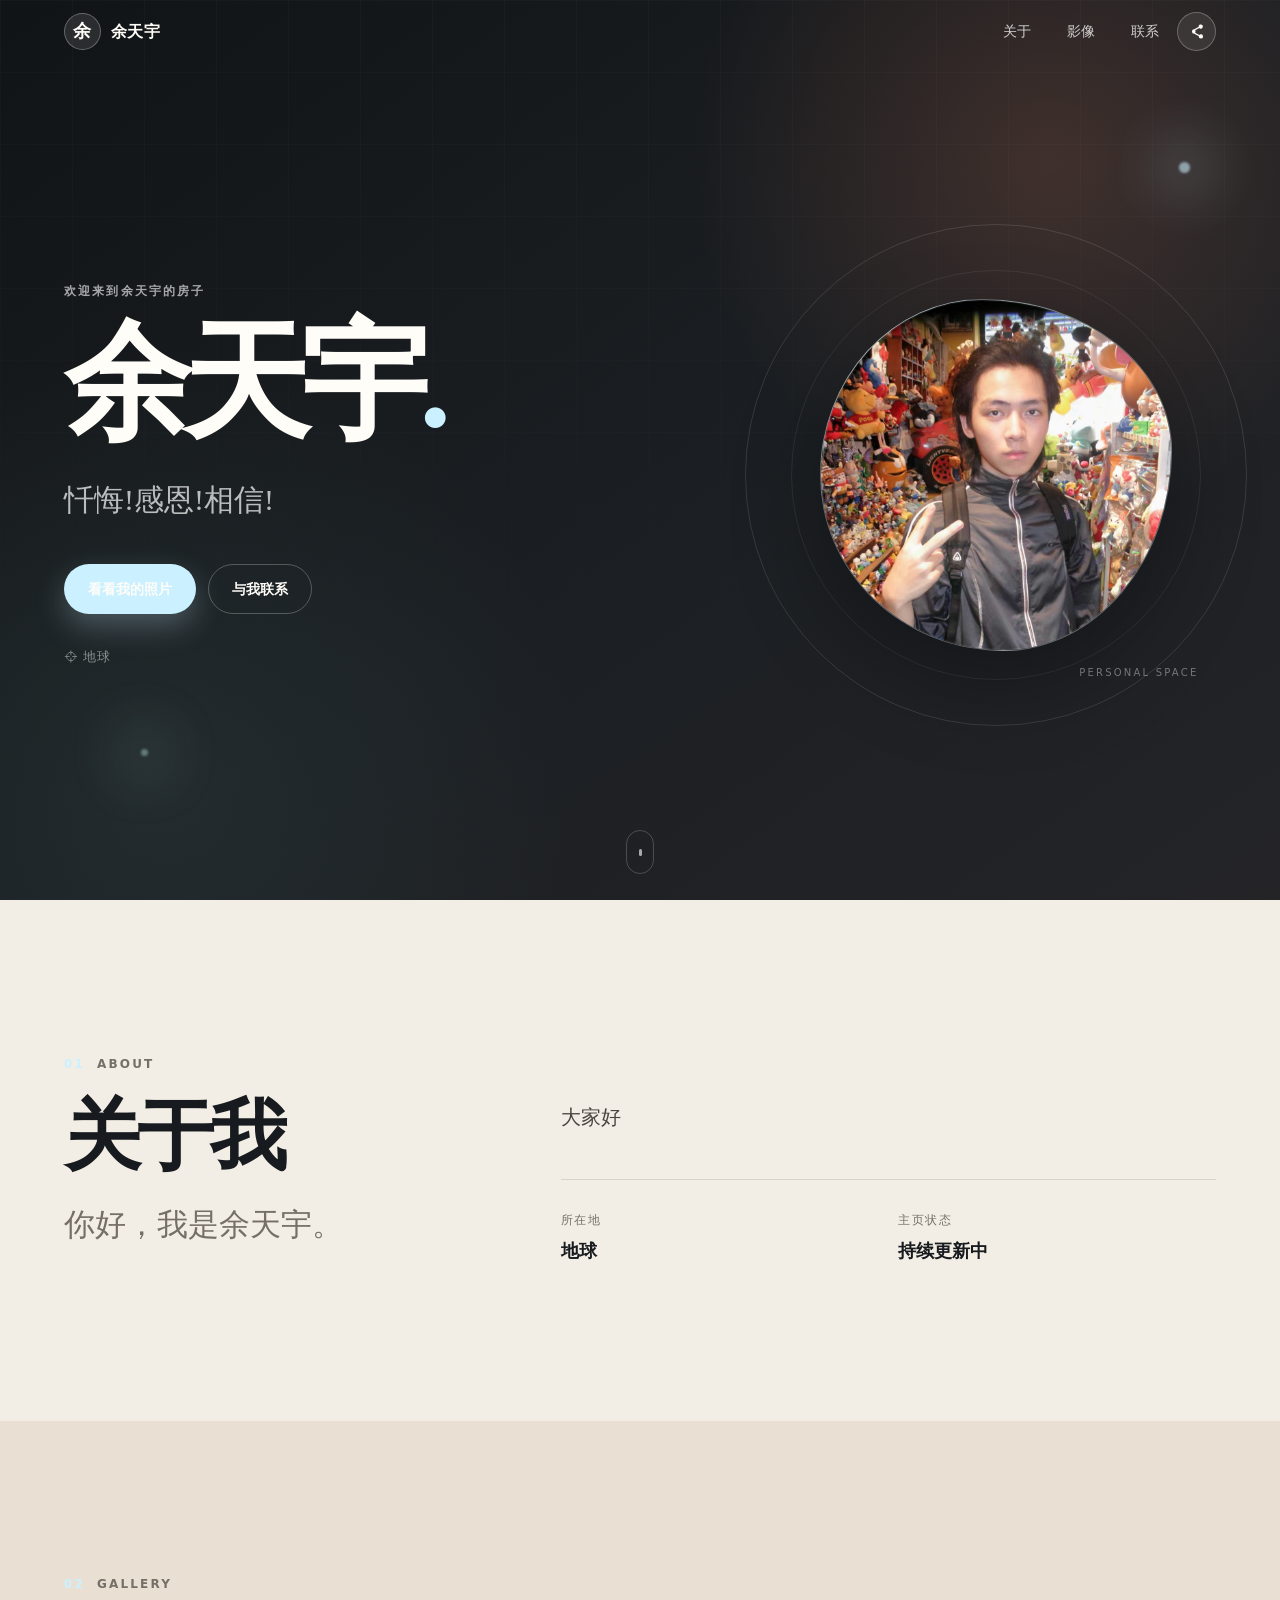
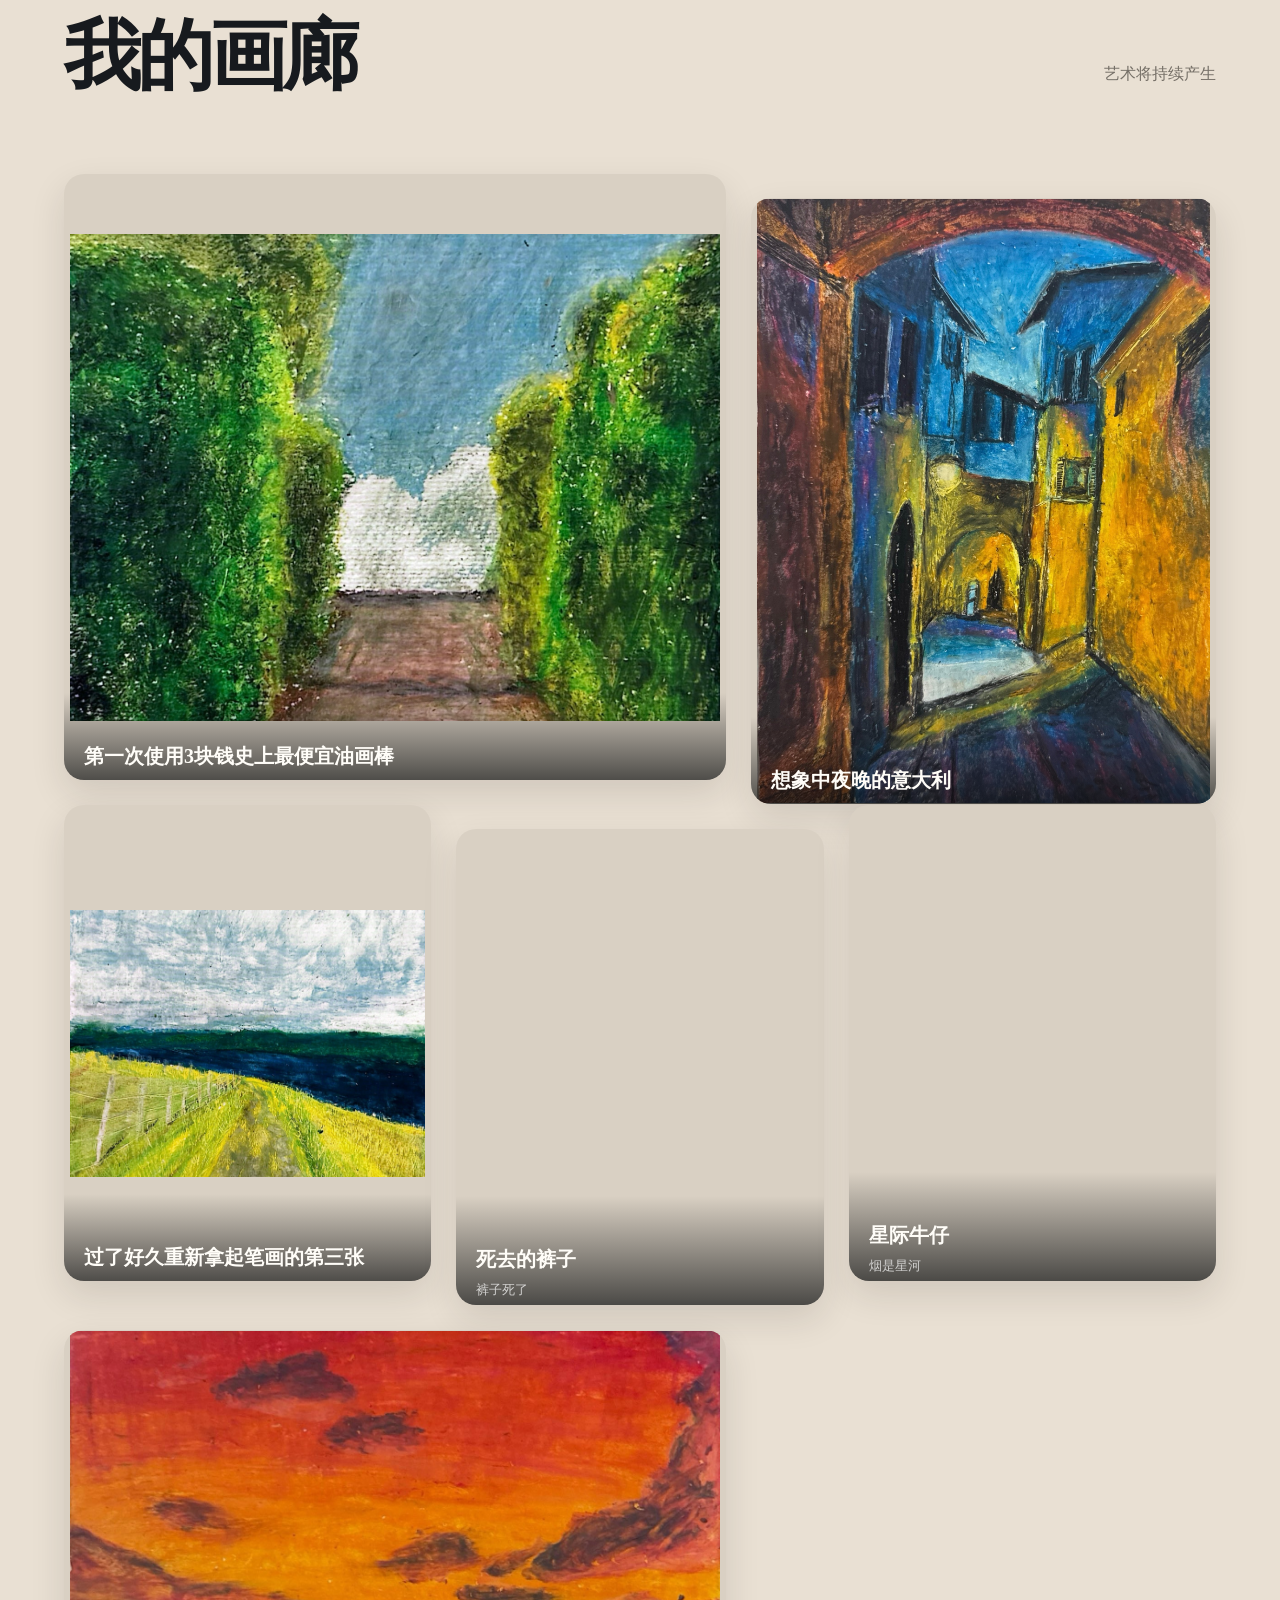
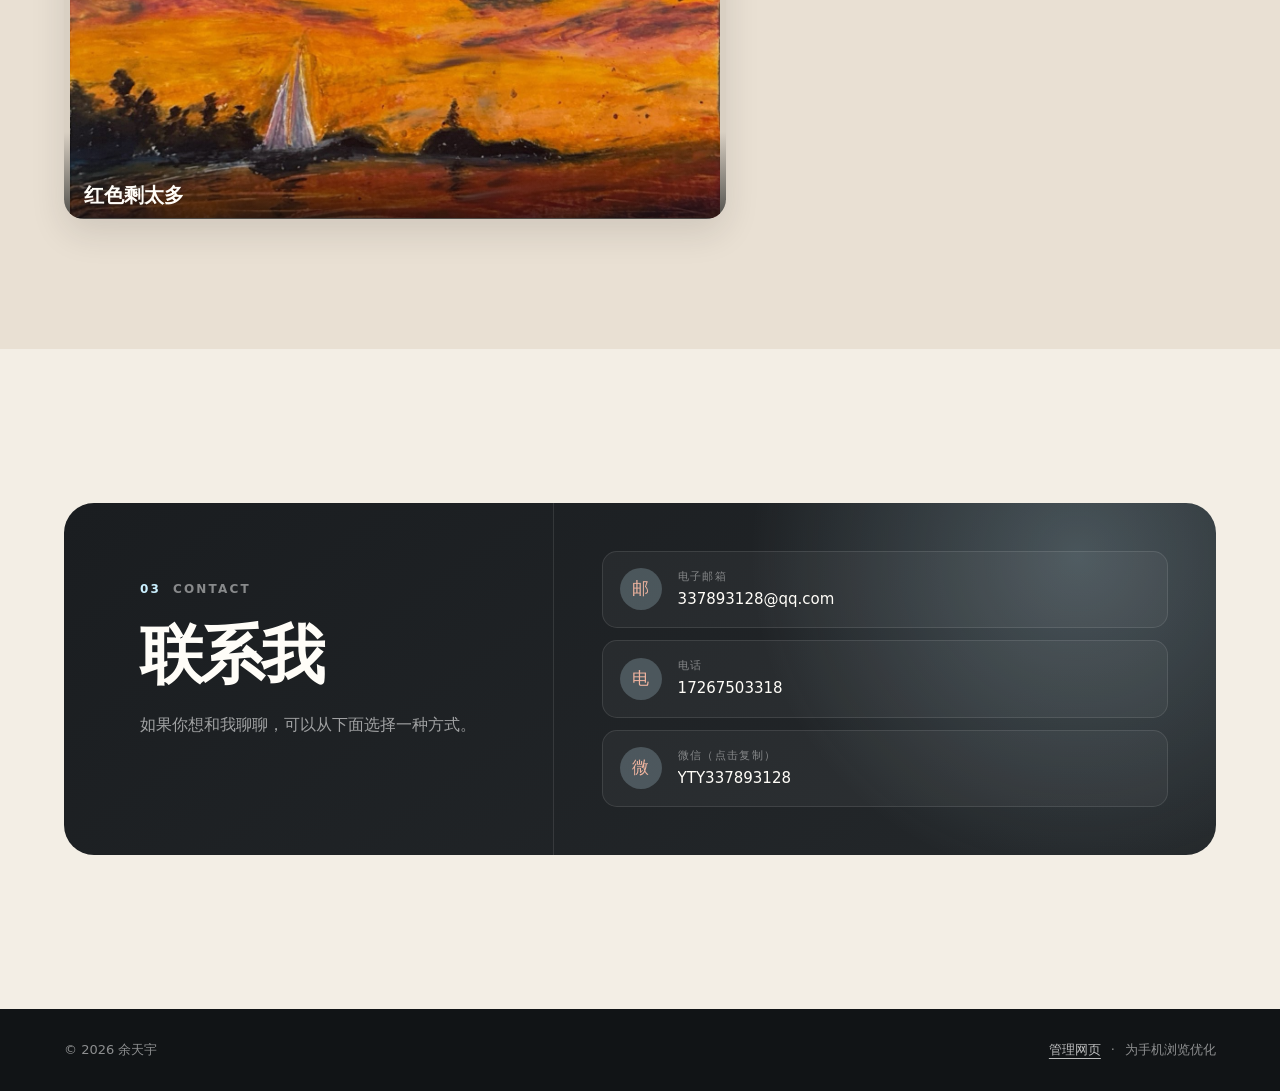
<file: index.html>
<!doctype html>
<html lang="zh-CN">
<head>
  <meta charset="utf-8">
  <meta name="viewport" content="width=device-width, initial-scale=1, viewport-fit=cover">
  <meta name="theme-color" content="#171a1e">
  <meta name="description" id="metaDescription" content="余天宇的个人主页，记录生活、兴趣与重要时刻。">
  <meta property="og:title" content="余天宇的个人主页">
  <meta property="og:description" content="记录生活里值得记住的瞬间。">
  <meta property="og:type" content="website">
  <title>余天宇｜个人主页</title>
  <link rel="canonical" href="./">
  <link rel="manifest" href="./manifest.webmanifest">
  <link rel="icon" href="./assets/icons/icon.svg" type="image/svg+xml">
  <link rel="apple-touch-icon" href="./assets/icons/icon.svg" type="image/svg+xml">
  <link rel="stylesheet" href="./css/styles.css">
  <script src="./js/site.js" defer></script>
</head>
<body>
  <a class="skip-link" href="#main">跳到主要内容</a>

  <header class="topbar" id="topbar">
    <div class="topbar-inner">
      <a class="brand" href="#top" aria-label="返回首页">
        <span class="brand-mark" id="brandMark">余</span>
        <span class="brand-name" id="brandName">余天宇</span>
      </a>
      <nav class="main-nav" aria-label="主导航">
        <a href="#about">关于</a>
        <a href="#gallery">影像</a>
        <a href="#contact">联系</a>
      </nav>
      <button class="share-button" id="shareButton" type="button" aria-label="分享个人主页">
        <svg viewBox="0 0 24 24" aria-hidden="true"><path d="M18 8a3 3 0 1 0-2.83-4H15a3 3 0 0 0 .24 1.17L8.91 8.65a3 3 0 1 0 0 6.7l6.33 3.48A3 3 0 1 0 18 16a3 3 0 0 0-2.12.88l-5.74-3.16a3.04 3.04 0 0 0 0-3.44l5.74-3.16A3 3 0 0 0 18 8Z"/></svg>
      </button>
    </div>
  </header>

  <main id="main">
    <section class="hero" id="top">
      <div class="hero-glow hero-glow-one" aria-hidden="true"></div>
      <div class="hero-glow hero-glow-two" aria-hidden="true"></div>
      <div class="hero-inner">
        <div class="hero-copy">
          <p class="eyebrow" id="heroRole">欢迎来到我的个人空间</p>
          <h1>
            <span id="heroName">余天宇</span><span class="title-dot" aria-hidden="true">.</span>
          </h1>
          <p class="hero-tagline" id="heroTagline">把生活里值得记住的瞬间，好好放在这里。</p>
          <div class="hero-actions">
            <a class="button button-primary" href="#gallery">看看我的照片</a>
            <a class="button button-ghost" id="heroContact" href="#contact">与我联系</a>
          </div>
          <p class="hero-location" id="heroLocation"><span aria-hidden="true">⌖</span> 中国</p>
        </div>

        <div class="portrait-stage" aria-hidden="true">
          <div class="portrait-ring"></div>
          <div class="portrait" id="portrait">
            <img id="avatarImage" alt="" hidden>
            <span class="avatar-fallback" id="avatarFallback">余</span>
          </div>
          <span class="stage-note">PERSONAL SPACE</span>
        </div>
      </div>
      <a class="scroll-cue" href="#about" aria-label="向下浏览"><span></span></a>
    </section>

    <section class="section about-section reveal" id="about">
      <div class="section-inner">
        <div class="section-kicker"><span>01</span> ABOUT</div>
        <div class="about-grid">
          <div>
            <h2 id="aboutTitle">关于我</h2>
            <p class="section-lead" id="aboutLead">你好，我是余天宇。</p>
          </div>
          <div class="about-copy">
            <p id="bioText">这里记录我的生活、兴趣与重要时刻。</p>
            <div class="about-meta">
              <div><span>所在地</span><strong id="aboutLocation">中国</strong></div>
              <div><span>主页状态</span><strong>持续更新中</strong></div>
            </div>
          </div>
        </div>
      </div>
    </section>

    <section class="section gallery-section reveal" id="gallery">
      <div class="section-inner">
        <div class="section-heading">
          <div>
            <div class="section-kicker"><span>02</span> GALLERY</div>
            <h2 id="galleryTitle">我的影像</h2>
          </div>
          <p id="galleryIntro">照片会陆续更新，记录那些值得留住的画面。</p>
        </div>
        <div class="gallery-grid" id="galleryGrid" aria-live="polite"></div>
        <div class="gallery-empty" id="galleryEmpty" hidden>
          <div class="empty-art" aria-hidden="true">
            <span></span><span></span><span></span>
          </div>
          <h3>照片正在整理中</h3>
          <p>这里以后会放上生活、旅行和重要时刻的照片。</p>
        </div>
      </div>
    </section>

    <section class="section contact-section reveal" id="contact">
      <div class="section-inner">
        <div class="contact-shell">
          <div class="contact-heading">
            <div class="section-kicker section-kicker-light"><span>03</span> CONTACT</div>
            <h2 id="contactTitle">联系我</h2>
            <p>如果你想和我聊聊，可以从下面选择一种方式。</p>
          </div>
          <div class="contact-list" id="contactList"></div>
        </div>
      </div>
    </section>
  </main>

  <footer class="footer">
    <div class="footer-inner">
      <p>© <span id="currentYear">2026</span> <span id="footerName">余天宇</span></p>
      <div class="footer-actions">
        <a href="./admin.html">管理网页</a>
        <span aria-hidden="true">·</span>
        <span>为手机浏览优化</span>
      </div>
    </div>
  </footer>

  <dialog class="lightbox" id="lightbox">
    <button class="lightbox-close" id="lightboxClose" type="button" aria-label="关闭大图">×</button>
    <button class="lightbox-nav lightbox-prev" id="lightboxPrev" type="button" aria-label="上一张">‹</button>
    <figure>
      <img id="lightboxImage" alt="">
      <figcaption id="lightboxCaption"></figcaption>
    </figure>
    <button class="lightbox-nav lightbox-next" id="lightboxNext" type="button" aria-label="下一张">›</button>
  </dialog>

  <div class="toast" id="toast" role="status" aria-live="polite" hidden></div>
</body>
</html>
</file>
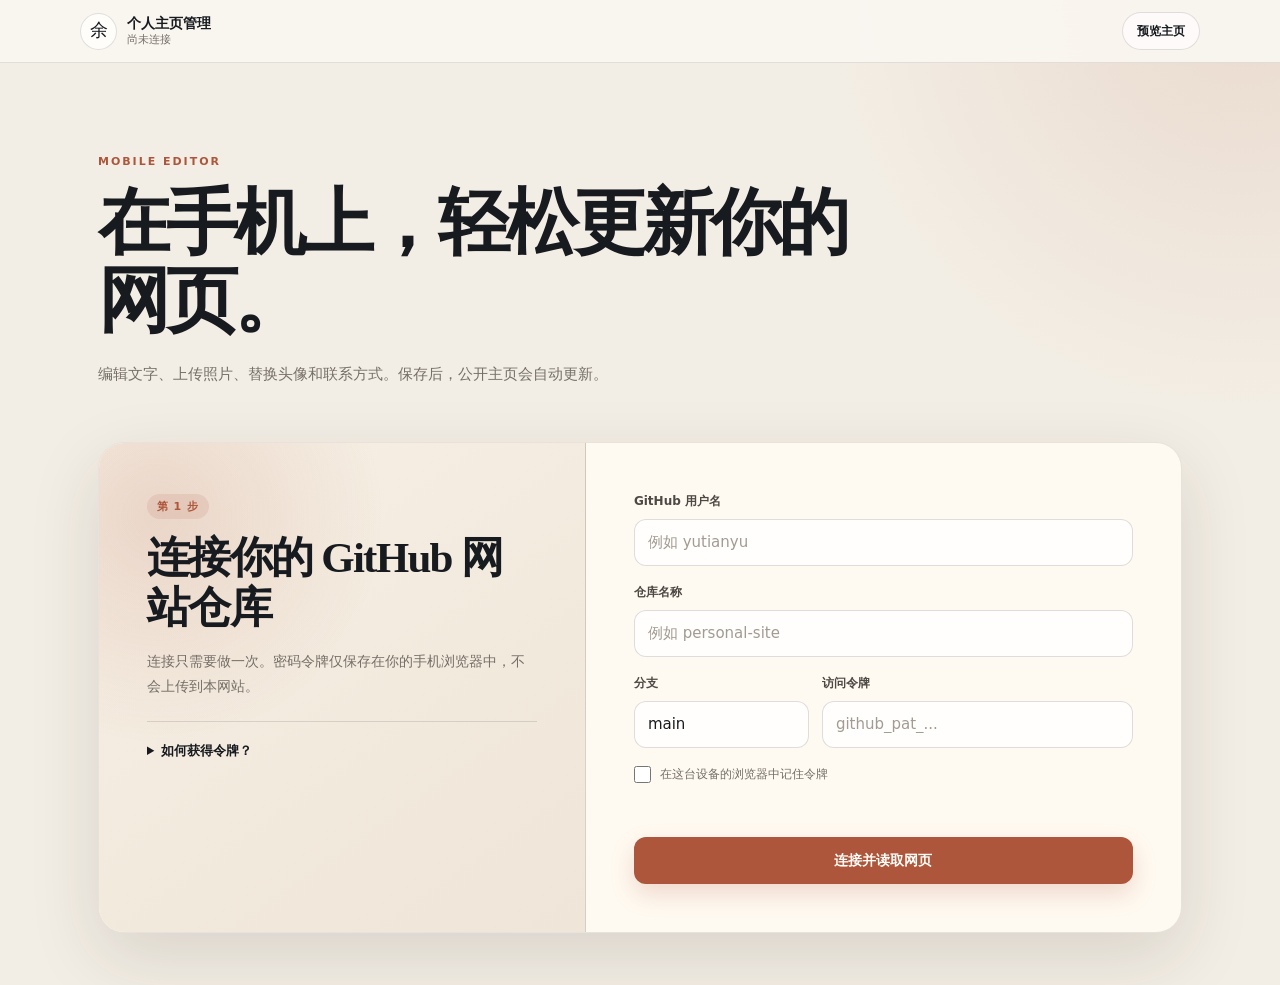
<file: admin.html>
<!doctype html>
<html lang="zh-CN">
<head>
  <meta charset="utf-8">
  <meta name="viewport" content="width=device-width, initial-scale=1, viewport-fit=cover">
  <meta name="theme-color" content="#171a1e">
  <meta name="robots" content="noindex,nofollow">
  <title>管理个人主页</title>
  <link rel="icon" href="./assets/icons/icon.svg" type="image/svg+xml">
  <link rel="stylesheet" href="./css/styles.css?v=3">
  <link rel="stylesheet" href="./css/admin.css?v=3">
  <script src="./js/github-store.js?v=3" defer></script>
  <script src="./js/admin.js?v=3" defer></script>
</head>
<body class="admin-body">
  <header class="admin-topbar">
    <div class="admin-topbar-inner">
      <a class="admin-brand" href="./index.html">
        <span class="brand-mark" id="adminBrandMark">余</span>
        <span>
          <strong>个人主页管理</strong>
          <small id="adminRepoLabel">尚未连接</small>
        </span>
      </a>
      <div class="admin-top-actions">
        <a class="admin-link-button" href="./index.html" target="_blank" rel="noopener">预览主页</a>
        <button class="admin-icon-button" id="topDisconnectButton" type="button" aria-label="断开连接" hidden>退出</button>
      </div>
    </div>
  </header>

  <main class="admin-main">
    <section class="admin-welcome">
      <p class="admin-kicker">MOBILE EDITOR</p>
      <h1>在手机上，轻松更新你的网页。</h1>
      <p>编辑文字、上传照片、替换头像和联系方式。保存后，公开主页会自动更新。</p>
    </section>

    <section class="connection-card" id="connectionPanel">
      <div class="connection-copy">
        <span class="step-badge">第 1 步</span>
        <h2>连接你的 GitHub 网站仓库</h2>
        <p>连接只需要做一次。密码令牌仅保存在你的手机浏览器中，不会上传到本网站。</p>
        <details class="help-details">
          <summary>如何获得令牌？</summary>
          <ol>
            <li>登录 GitHub，打开 <strong>Settings → Developer settings → Personal access tokens → Fine-grained tokens</strong>。</li>
            <li>创建一个只允许访问个人网站仓库的令牌。</li>
            <li>仓库权限只开启 <strong>Contents: Read and write</strong>。</li>
            <li>复制令牌并粘贴到下方。令牌通常以 <code>github_pat_</code> 开头。</li>
          </ol>
        </details>
      </div>

      <form class="connection-form" id="connectionForm">
        <label class="field">
          <span>GitHub 用户名</span>
          <input id="ownerInput" name="owner" autocomplete="username" placeholder="例如 yutianyu" required>
        </label>
        <label class="field">
          <span>仓库名称</span>
          <input id="repoInput" name="repo" autocomplete="off" placeholder="例如 personal-site" required>
        </label>
        <div class="field-row">
          <label class="field">
            <span>分支</span>
            <input id="branchInput" name="branch" value="main" autocomplete="off" required>
          </label>
          <label class="field token-field">
            <span>访问令牌</span>
            <input id="tokenInput" name="token" type="password" autocomplete="off" placeholder="github_pat_..." required>
          </label>
        </div>
        <label class="check-field">
          <input id="rememberTokenInput" type="checkbox">
          <span>在这台设备的浏览器中记住令牌</span>
        </label>
        <div class="form-message" id="connectionMessage" role="status"></div>
        <button class="admin-primary-button" id="connectButton" type="submit">
          <span>连接并读取网页</span>
        </button>
      </form>
    </section>

    <section class="editor-shell" id="editorShell" hidden>
      <div class="editor-status-strip">
        <div>
          <span class="status-dot"></span>
          <strong id="connectionStatus">已连接</strong>
          <span id="lastSavedLabel">尚未修改</span>
        </div>
        <button class="text-button" id="refreshButton" type="button">重新读取</button>
      </div>

      <nav class="editor-tabs" aria-label="编辑栏目">
        <button class="editor-tab is-active" type="button" data-tab="basic">基本信息</button>
        <button class="editor-tab" type="button" data-tab="gallery">照片墙</button>
        <button class="editor-tab" type="button" data-tab="contact">联系方式</button>
        <button class="editor-tab" type="button" data-tab="settings">设置与备份</button>
      </nav>

      <form id="editorForm" novalidate>
        <section class="editor-panel is-active" data-panel="basic">
          <div class="panel-heading">
            <div><span class="step-badge">文字与头像</span><h2>基本信息</h2></div>
            <p>这些内容会出现在主页开头的欢迎区域。</p>
          </div>

          <div class="form-grid">
            <label class="field">
              <span>姓名</span>
              <input id="nameInput" autocomplete="name" maxlength="30" required>
            </label>
            <label class="field">
              <span>所在地</span>
              <input id="locationInput" maxlength="40" placeholder="例如 中国 · 上海">
            </label>
            <label class="field field-full">
              <span>欢迎语 / 身份</span>
              <input id="roleInput" maxlength="60" placeholder="例如 欢迎来到我的个人空间">
            </label>
            <label class="field field-full">
              <span>一句话介绍</span>
              <textarea id="taglineInput" rows="3" maxlength="180" placeholder="用一句话介绍自己"></textarea>
            </label>
            <label class="field field-full">
              <span>关于标题</span>
              <input id="aboutTitleInput" maxlength="30">
            </label>
            <label class="field field-full">
              <span>关于我</span>
              <textarea id="bioInput" rows="7" maxlength="1200" placeholder="写下你的经历、兴趣或近况"></textarea>
            </label>
            <label class="field">
              <span>照片栏标题</span>
              <input id="galleryTitleInput" maxlength="30">
            </label>
            <label class="field">
              <span>主题颜色</span>
              <span class="color-field"><input id="accentInput" type="color" value="#ad563b"><output id="accentOutput">#AD563B</output></span>
            </label>
            <label class="field field-full">
              <span>照片栏说明</span>
              <textarea id="galleryIntroInput" rows="3" maxlength="220"></textarea>
            </label>
          </div>

          <div class="avatar-editor">
            <div class="avatar-preview" id="avatarPreview">
              <img id="avatarPreviewImage" alt="头像预览" hidden>
              <span id="avatarPreviewFallback">余</span>
            </div>
            <div class="avatar-actions">
              <h3>主页头像 / 个人照片</h3>
              <p>建议使用正面照片。上传时会自动压缩，减少手机流量和网页加载时间。</p>
              <div class="button-row">
                <label class="admin-secondary-button file-button">
                  选择照片
                  <input id="avatarFileInput" type="file" accept="image/jpeg,image/png,image/webp">
                </label>
                <button class="admin-text-button danger-text" id="removeAvatarButton" type="button">移除头像</button>
              </div>
              <div class="upload-progress" id="avatarUploadProgress" hidden><span></span></div>
            </div>
          </div>
        </section>

        <section class="editor-panel" data-panel="gallery">
          <div class="panel-heading gallery-heading-action">
            <div><span class="step-badge">照片与说明</span><h2>照片墙</h2></div>
            <label class="admin-primary-button file-button">
              添加照片
              <input id="galleryFileInput" type="file" accept="image/jpeg,image/png,image/webp" multiple>
            </label>
          </div>
          <p class="panel-note">上传后可以修改标题、说明和照片比例。手机相册中的大图会自动压缩。</p>
          <div class="gallery-admin-list" id="galleryAdminList"></div>
          <div class="gallery-admin-empty" id="galleryAdminEmpty">
            <strong>还没有照片</strong>
            <span>点击右上角“添加照片”，从手机相册选择图片。</span>
          </div>
        </section>

        <section class="editor-panel" data-panel="contact">
          <div class="panel-heading">
            <div><span class="step-badge">让别人找到你</span><h2>联系方式</h2></div>
            <p>留空的内容不会显示在公开主页上。</p>
          </div>

          <div class="form-grid">
            <label class="field">
              <span>栏目标题</span>
              <input id="contactTitleInput" maxlength="30">
            </label>
            <label class="field">
              <span>电子邮箱</span>
              <input id="emailInput" type="email" autocomplete="email" placeholder="name@example.com">
            </label>
            <label class="field">
              <span>电话</span>
              <input id="phoneInput" type="tel" autocomplete="tel" placeholder="可选">
            </label>
            <label class="field">
              <span>微信</span>
              <input id="wechatInput" autocomplete="off" placeholder="点击后会复制微信号">
            </label>
            <label class="field">
              <span>其他链接名称</span>
              <input id="socialLabelInput" maxlength="30" placeholder="例如 小红书 / 微博 / 作品集">
            </label>
            <label class="field">
              <span>其他链接网址</span>
              <input id="socialUrlInput" type="url" inputmode="url" placeholder="https://...">
            </label>
          </div>
        </section>

        <section class="editor-panel" data-panel="settings">
          <div class="panel-heading">
            <div><span class="step-badge">数据安全</span><h2>设置与备份</h2></div>
            <p>建议在修改较多内容前导出一份备份。</p>
          </div>

          <div class="settings-list">
            <article class="setting-item">
              <div><h3>网站仓库</h3><p id="settingsRepoText">尚未连接</p></div>
              <button class="admin-secondary-button" id="changeRepoButton" type="button">更换</button>
            </article>
            <article class="setting-item">
              <div><h3>导出内容备份</h3><p>将文字和照片信息保存为 JSON 文件。</p></div>
              <button class="admin-secondary-button" id="exportButton" type="button">导出</button>
            </article>
            <article class="setting-item">
              <div><h3>导入内容备份</h3><p>从之前导出的 JSON 文件恢复信息。</p></div>
              <label class="admin-secondary-button file-button">
                选择文件
                <input id="importFileInput" type="file" accept="application/json,.json">
              </label>
            </article>
            <article class="setting-item">
              <div><h3>断开这台设备</h3><p>清除浏览器中保存的令牌和仓库信息。</p></div>
              <button class="admin-secondary-button danger-button" id="disconnectButton" type="button">断开</button>
            </article>
          </div>

          <div class="deploy-help">
            <h3>发布说明</h3>
            <p>保存后会提交到 GitHub。开启 GitHub Pages 后，通常 1–3 分钟即可在公开链接看到新内容。</p>
            <a href="https://docs.github.com/pages" target="_blank" rel="noopener">查看 GitHub Pages 帮助</a>
          </div>
        </section>
      </form>

      <div class="save-bar" id="saveBar">
        <div class="save-state">
          <span id="saveStateText">没有未保存的修改</span>
          <small id="saveStateDetail">图片上传后也会立即保存</small>
        </div>
        <button class="admin-primary-button save-button" id="saveButton" type="button" disabled>保存到网站</button>
      </div>
    </section>
  </main>

  <div class="admin-toast" id="adminToast" role="status" aria-live="polite" hidden></div>

  <template id="galleryItemTemplate">
    <article class="gallery-admin-item">
      <div class="gallery-admin-image">
        <img alt="">
        <span class="gallery-index"></span>
      </div>
      <div class="gallery-admin-fields">
        <label class="field">
          <span>照片标题</span>
          <input data-field="title" maxlength="60" placeholder="例如：夏天的海边">
        </label>
        <label class="field">
          <span>照片说明</span>
          <textarea data-field="caption" rows="2" maxlength="180" placeholder="可选"></textarea>
        </label>
        <label class="field">
          <span>照片比例</span>
          <select data-field="shape">
            <option value="auto">自动</option>
            <option value="landscape">横向</option>
            <option value="portrait">竖向</option>
            <option value="square">方形</option>
            <option value="wide">宽幅</option>
          </select>
        </label>
        <label class="field">
          <span>无障碍描述</span>
          <input data-field="alt" maxlength="100" placeholder="简短描述照片内容">
        </label>
        <div class="gallery-item-actions">
          <button type="button" data-action="up" aria-label="向上移动">↑ 上移</button>
          <button type="button" data-action="down" aria-label="向下移动">↓ 下移</button>
          <label class="replace-label">替换照片<input type="file" data-action="replace" accept="image/jpeg,image/png,image/webp"></label>
          <button type="button" data-action="delete" class="danger-text">删除</button>
        </div>
        <div class="item-upload-progress" hidden><span></span></div>
      </div>
    </article>
  </template>
</body>
</html>
</file>
<file: css/styles.css>
:root {
  --ink: #171a1e;
  --ink-soft: #2a2d31;
  --paper: #f3eee5;
  --paper-deep: #e9e0d3;
  --cream: #fffaf1;
  --muted: #756f67;
  --line: rgba(23, 26, 30, 0.13);
  --accent: #ad563b;
  --accent-rgb: 173, 86, 59;
  --white: #fffdf8;
  --shadow-soft: 0 24px 70px rgba(35, 28, 22, 0.13);
  --shadow-card: 0 14px 35px rgba(35, 28, 22, 0.12);
  --font-serif: "Songti SC", "Noto Serif SC", "STSong", "SimSun", Georgia, serif;
  --font-sans: "PingFang SC", "Microsoft YaHei", "Noto Sans SC", system-ui, -apple-system, BlinkMacSystemFont, "Segoe UI", sans-serif;
  --radius-lg: 30px;
  --radius-md: 20px;
  --radius-sm: 13px;
  --page-pad: clamp(20px, 5vw, 72px);
  color-scheme: light;
}

*,
*::before,
*::after {
  box-sizing: border-box;
}

html {
  scroll-behavior: smooth;
  scroll-padding-top: 84px;
}

body {
  margin: 0;
  min-width: 320px;
  background: var(--paper);
  color: var(--ink);
  font-family: var(--font-sans);
  font-size: 16px;
  line-height: 1.75;
  text-rendering: optimizeLegibility;
  -webkit-font-smoothing: antialiased;
}

body.lightbox-open {
  overflow: hidden;
}

img {
  display: block;
  max-width: 100%;
}

button,
input,
textarea,
select {
  font: inherit;
}

button,
a {
  -webkit-tap-highlight-color: transparent;
}

a {
  color: inherit;
}

::selection {
  background: rgba(var(--accent-rgb), 0.2);
}

:focus-visible {
  outline: 3px solid rgba(var(--accent-rgb), 0.45);
  outline-offset: 4px;
}

.skip-link {
  position: fixed;
  z-index: 1000;
  top: 10px;
  left: 10px;
  padding: 8px 14px;
  border-radius: 999px;
  background: var(--ink);
  color: var(--white);
  transform: translateY(-150%);
  transition: transform 180ms ease;
}

.skip-link:focus {
  transform: translateY(0);
}

.topbar {
  position: fixed;
  z-index: 100;
  top: 0;
  right: 0;
  left: 0;
  padding: max(12px, env(safe-area-inset-top)) var(--page-pad) 12px;
  transition: background 220ms ease, box-shadow 220ms ease, color 220ms ease;
}

.topbar.is-scrolled {
  background: rgba(243, 238, 229, 0.88);
  box-shadow: 0 1px 0 var(--line);
  -webkit-backdrop-filter: blur(18px);
  backdrop-filter: blur(18px);
}

.topbar-inner {
  display: flex;
  align-items: center;
  width: min(1240px, 100%);
  margin: 0 auto;
}

.brand {
  display: inline-flex;
  align-items: center;
  gap: 10px;
  color: var(--white);
  font-weight: 650;
  letter-spacing: 0.02em;
  text-decoration: none;
  transition: color 220ms ease;
}

.topbar.is-scrolled .brand {
  color: var(--ink);
}

.brand-mark {
  display: grid;
  width: 37px;
  height: 37px;
  place-items: center;
  border: 1px solid rgba(255, 255, 255, 0.28);
  border-radius: 50%;
  background: rgba(255, 255, 255, 0.1);
  font-family: var(--font-serif);
  font-size: 18px;
  transition: border-color 220ms ease, background 220ms ease;
}

.topbar.is-scrolled .brand-mark {
  border-color: var(--line);
  background: rgba(255, 255, 255, 0.55);
}

.brand-name {
  max-width: 42vw;
  overflow: hidden;
  text-overflow: ellipsis;
  white-space: nowrap;
}

.main-nav {
  display: flex;
  align-items: center;
  gap: clamp(14px, 3vw, 36px);
  margin-left: auto;
  color: rgba(255, 255, 255, 0.78);
  font-size: 14px;
  transition: color 220ms ease;
}

.topbar.is-scrolled .main-nav {
  color: var(--muted);
}

.main-nav a {
  position: relative;
  text-decoration: none;
}

.main-nav a::after {
  position: absolute;
  right: 0;
  bottom: -4px;
  left: 0;
  height: 1px;
  background: currentColor;
  content: "";
  transform: scaleX(0);
  transform-origin: right;
  transition: transform 180ms ease;
}

.main-nav a:hover::after,
.main-nav a:focus-visible::after {
  transform: scaleX(1);
  transform-origin: left;
}

.share-button {
  display: grid;
  width: 39px;
  height: 39px;
  margin-left: 18px;
  padding: 0;
  place-items: center;
  border: 1px solid rgba(255, 255, 255, 0.25);
  border-radius: 50%;
  background: rgba(255, 255, 255, 0.08);
  color: var(--white);
  cursor: pointer;
  transition: transform 180ms ease, background 220ms ease, color 220ms ease, border-color 220ms ease;
}

.share-button:hover {
  transform: translateY(-2px);
}

.share-button svg {
  width: 17px;
  fill: currentColor;
}

.topbar.is-scrolled .share-button {
  border-color: var(--line);
  background: rgba(255, 255, 255, 0.58);
  color: var(--ink);
}

.hero {
  position: relative;
  display: grid;
  min-height: 100svh;
  overflow: hidden;
  padding: 126px var(--page-pad) 76px;
  place-items: center;
  background:
    radial-gradient(circle at 82% 18%, rgba(184, 105, 77, 0.24), transparent 28%),
    radial-gradient(circle at 12% 86%, rgba(74, 105, 102, 0.18), transparent 31%),
    linear-gradient(145deg, #111416 0%, #1b1f23 54%, #242427 100%);
  color: var(--white);
}

.hero::after {
  position: absolute;
  inset: 0;
  background-image: linear-gradient(rgba(255,255,255,0.025) 1px, transparent 1px), linear-gradient(90deg, rgba(255,255,255,0.025) 1px, transparent 1px);
  background-size: 72px 72px;
  content: "";
  mask-image: linear-gradient(to bottom, black, transparent 88%);
  pointer-events: none;
}

.hero-inner {
  position: relative;
  z-index: 2;
  display: grid;
  align-items: center;
  width: min(1240px, 100%);
  grid-template-columns: minmax(0, 1.15fr) minmax(320px, 0.85fr);
  gap: clamp(40px, 7vw, 110px);
}

.hero-copy {
  max-width: 740px;
}

.eyebrow,
.section-kicker {
  margin: 0 0 20px;
  color: rgba(255, 255, 255, 0.62);
  font-size: 12px;
  font-weight: 700;
  letter-spacing: 0.18em;
  text-transform: uppercase;
}

.hero h1 {
  margin: 0;
  font-family: var(--font-serif);
  font-size: clamp(62px, 10vw, 142px);
  font-weight: 600;
  letter-spacing: -0.075em;
  line-height: 0.96;
}

.title-dot {
  color: var(--accent);
}

.hero-tagline {
  max-width: 620px;
  margin: 32px 0 0;
  color: rgba(255, 255, 255, 0.7);
  font-family: var(--font-serif);
  font-size: clamp(20px, 2.4vw, 30px);
  line-height: 1.55;
}

.hero-actions {
  display: flex;
  flex-wrap: wrap;
  gap: 12px;
  margin-top: 40px;
}

.button {
  display: inline-flex;
  min-height: 50px;
  align-items: center;
  justify-content: center;
  padding: 0 23px;
  border: 1px solid transparent;
  border-radius: 999px;
  font-size: 14px;
  font-weight: 650;
  text-decoration: none;
  transition: transform 180ms ease, background 180ms ease, border-color 180ms ease, color 180ms ease;
}

.button:hover {
  transform: translateY(-2px);
}

.button-primary {
  background: var(--accent);
  color: var(--white);
  box-shadow: 0 12px 30px rgba(var(--accent-rgb), 0.26);
}

.button-primary:hover {
  background: color-mix(in srgb, var(--accent) 84%, black);
}

.button-ghost {
  border-color: rgba(255, 255, 255, 0.25);
  color: var(--white);
}

.button-ghost:hover {
  border-color: rgba(255, 255, 255, 0.5);
  background: rgba(255, 255, 255, 0.07);
}

.hero-location {
  display: flex;
  align-items: center;
  gap: 7px;
  margin: 32px 0 0;
  color: rgba(255, 255, 255, 0.48);
  font-size: 13px;
  letter-spacing: 0.08em;
}

.portrait-stage {
  position: relative;
  width: min(440px, 100%);
  aspect-ratio: 1;
  justify-self: end;
}

.portrait-ring {
  position: absolute;
  inset: -7%;
  border: 1px solid rgba(255, 255, 255, 0.12);
  border-radius: 50%;
}

.portrait-ring::before,
.portrait-ring::after {
  position: absolute;
  border: 1px solid rgba(255, 255, 255, 0.08);
  border-radius: inherit;
  content: "";
}

.portrait-ring::before {
  inset: 9%;
}

.portrait-ring::after {
  inset: 24%;
}

.portrait {
  position: absolute;
  inset: 10%;
  display: grid;
  overflow: hidden;
  place-items: center;
  border: 1px solid rgba(255, 255, 255, 0.24);
  border-radius: 46% 54% 48% 52% / 50% 43% 57% 50%;
  background:
    linear-gradient(145deg, rgba(255,255,255,0.13), rgba(255,255,255,0.03)),
    radial-gradient(circle at 34% 24%, rgba(var(--accent-rgb), 0.8), transparent 48%),
    #25292d;
  box-shadow: 0 34px 90px rgba(0, 0, 0, 0.32);
  animation: portrait-float 7s ease-in-out infinite;
}

.portrait::after {
  position: absolute;
  inset: 0;
  border-radius: inherit;
  box-shadow: inset 0 0 0 1px rgba(255,255,255,0.08);
  content: "";
  pointer-events: none;
}

.portrait img {
  width: 100%;
  height: 100%;
  object-fit: cover;
}

.avatar-fallback {
  font-family: var(--font-serif);
  font-size: clamp(110px, 15vw, 190px);
  line-height: 1;
  opacity: 0.94;
}

.stage-note {
  position: absolute;
  right: 4%;
  bottom: 3%;
  color: rgba(255, 255, 255, 0.38);
  font-size: 10px;
  letter-spacing: 0.22em;
}

.hero-glow {
  position: absolute;
  z-index: 1;
  border-radius: 50%;
  filter: blur(1px);
  opacity: 0.6;
}

.hero-glow-one {
  top: 18%;
  right: 7%;
  width: 11px;
  height: 11px;
  background: var(--accent);
  box-shadow: 0 0 60px 16px rgba(var(--accent-rgb), 0.55);
}

.hero-glow-two {
  bottom: 16%;
  left: 11%;
  width: 7px;
  height: 7px;
  background: #8fb0aa;
  box-shadow: 0 0 60px 18px rgba(143, 176, 170, 0.4);
}

.scroll-cue {
  position: absolute;
  z-index: 3;
  bottom: 26px;
  left: 50%;
  display: grid;
  width: 28px;
  height: 44px;
  place-items: center;
  border: 1px solid rgba(255, 255, 255, 0.2);
  border-radius: 999px;
  transform: translateX(-50%);
}

.scroll-cue span {
  width: 3px;
  height: 7px;
  border-radius: 999px;
  background: rgba(255, 255, 255, 0.62);
  animation: scroll-dot 1.7s ease-in-out infinite;
}

@keyframes portrait-float {
  0%, 100% { transform: translateY(0) rotate(-0.5deg); }
  50% { transform: translateY(-12px) rotate(0.5deg); }
}

@keyframes scroll-dot {
  0% { transform: translateY(-5px); opacity: 0; }
  30% { opacity: 1; }
  100% { transform: translateY(8px); opacity: 0; }
}

.section {
  padding: clamp(88px, 12vw, 160px) var(--page-pad);
}

.section-inner {
  width: min(1240px, 100%);
  margin: 0 auto;
}

.section-kicker {
  display: flex;
  align-items: center;
  gap: 12px;
  margin-bottom: 22px;
  color: var(--muted);
}

.section-kicker span {
  color: var(--accent);
}

.section h2 {
  margin: 0;
  font-family: var(--font-serif);
  font-size: clamp(42px, 6vw, 78px);
  font-weight: 600;
  letter-spacing: -0.055em;
  line-height: 1.05;
}

.about-grid {
  display: grid;
  align-items: start;
  grid-template-columns: minmax(250px, 0.72fr) minmax(0, 1.28fr);
  gap: clamp(50px, 10vw, 150px);
}

.section-lead {
  margin: 24px 0 0;
  color: var(--muted);
  font-family: var(--font-serif);
  font-size: clamp(21px, 2.5vw, 31px);
  line-height: 1.55;
}

.about-copy > p {
  margin: 0;
  color: #494641;
  font-size: clamp(17px, 1.6vw, 20px);
  line-height: 2;
}

.about-meta {
  display: grid;
  margin-top: 42px;
  padding-top: 30px;
  border-top: 1px solid var(--line);
  grid-template-columns: repeat(2, minmax(0, 1fr));
  gap: 20px;
}

.about-meta div {
  display: grid;
  gap: 5px;
}

.about-meta span {
  color: var(--muted);
  font-size: 12px;
  letter-spacing: 0.12em;
}

.about-meta strong {
  font-family: var(--font-serif);
  font-size: 18px;
  font-weight: 600;
}

.gallery-section {
  background: var(--paper-deep);
}

.section-heading {
  display: flex;
  align-items: end;
  justify-content: space-between;
  gap: 40px;
  margin-bottom: clamp(44px, 7vw, 76px);
}

.section-heading > p {
  max-width: 420px;
  margin: 0 0 10px;
  color: var(--muted);
}

.gallery-grid {
  display: grid;
  grid-template-columns: repeat(12, minmax(0, 1fr));
  gap: clamp(14px, 2vw, 25px);
}

.gallery-card {
  position: relative;
  grid-column: span 4;
  overflow: hidden;
  border: 0;
  border-radius: var(--radius-md);
  background: #d9d0c3;
  box-shadow: var(--shadow-card);
  cursor: zoom-in;
  animation: card-in 500ms both;
}

.gallery-card:nth-child(5n + 1) {
  grid-column: span 7;
}

.gallery-card:nth-child(5n + 2) {
  grid-column: span 5;
}

.gallery-card:nth-child(5n + 3),
.gallery-card:nth-child(5n + 4),
.gallery-card:nth-child(5n + 5) {
  grid-column: span 4;
}

.gallery-card:nth-child(2n) {
  transform: translateY(24px);
}

.gallery-card:hover img {
  transform: scale(1.035);
}

.gallery-card img {
  width: 100%;
  aspect-ratio: 4 / 3;
  background: #d9d0c3;
  object-fit: cover;
  transition: transform 650ms cubic-bezier(.2,.65,.2,1);
}

.gallery-card:nth-child(5n + 2) img,
.gallery-card:nth-child(5n + 5) img {
  aspect-ratio: 3 / 4;
}

.gallery-card.is-portrait img {
  aspect-ratio: 3 / 4;
}

.gallery-card.is-square img {
  aspect-ratio: 1;
}

.gallery-card.is-landscape img {
  aspect-ratio: 4 / 3;
}

.gallery-card.is-wide {
  grid-column: span 8;
}

.gallery-card.is-wide img {
  aspect-ratio: 16 / 10;
}

.gallery-card-caption {
  position: absolute;
  right: 0;
  bottom: 0;
  left: 0;
  padding: 46px 20px 18px;
  background: linear-gradient(transparent, rgba(10, 12, 13, 0.76));
  color: var(--white);
  text-align: left;
  transform: translateY(12px);
  transition: transform 220ms ease;
}

.gallery-card:hover .gallery-card-caption,
.gallery-card:focus-visible .gallery-card-caption {
  transform: translateY(0);
}

.gallery-card-caption strong {
  display: block;
  font-family: var(--font-serif);
  font-size: 20px;
  font-weight: 600;
}

.gallery-card-caption span {
  display: block;
  margin-top: 3px;
  color: rgba(255,255,255,0.72);
  font-size: 13px;
  line-height: 1.5;
}

@keyframes card-in {
  from { opacity: 0; transform: translateY(24px); }
  to { opacity: 1; }
}

.gallery-empty {
  overflow: hidden;
  padding: 42px 24px 58px;
  border: 1px solid rgba(23,26,30,0.08);
  border-radius: var(--radius-lg);
  background: rgba(255, 250, 241, 0.58);
  text-align: center;
}

.empty-art {
  position: relative;
  width: min(360px, 75vw);
  height: 210px;
  margin: 0 auto 24px;
}

.empty-art span {
  position: absolute;
  display: block;
  width: 42%;
  height: 78%;
  border: 1px solid rgba(23,26,30,0.12);
  border-radius: 20px;
  background: linear-gradient(145deg, rgba(255,255,255,0.75), rgba(var(--accent-rgb),0.09));
  box-shadow: 0 20px 40px rgba(35,28,22,0.08);
}

.empty-art span:nth-child(1) { left: 5%; top: 16%; transform: rotate(-9deg); }
.empty-art span:nth-child(2) { left: 29%; top: 5%; z-index: 2; transform: rotate(1deg); }
.empty-art span:nth-child(3) { right: 4%; top: 19%; transform: rotate(9deg); }

.gallery-empty h3 {
  margin: 0;
  font-family: var(--font-serif);
  font-size: 28px;
  font-weight: 600;
}

.gallery-empty p {
  max-width: 520px;
  margin: 10px auto 0;
  color: var(--muted);
}

.contact-section {
  background: var(--paper);
}

.contact-shell {
  display: grid;
  overflow: hidden;
  border-radius: var(--radius-lg);
  background:
    radial-gradient(circle at 88% 15%, rgba(var(--accent-rgb),0.24), transparent 31%),
    linear-gradient(145deg, #1a1d20, #24282b);
  color: var(--white);
  grid-template-columns: minmax(280px, 0.85fr) minmax(0, 1.15fr);
}

.contact-heading {
  padding: clamp(40px, 6vw, 76px);
  border-right: 1px solid rgba(255,255,255,0.1);
}

.section-kicker-light {
  color: rgba(255,255,255,0.48);
}

.contact-heading h2 {
  font-size: clamp(42px, 5vw, 66px);
}

.contact-heading > p {
  max-width: 390px;
  margin: 22px 0 0;
  color: rgba(255,255,255,0.58);
}

.contact-list {
  display: grid;
  padding: clamp(24px, 4vw, 48px);
  align-content: center;
  gap: 12px;
}

.contact-item {
  display: flex;
  min-width: 0;
  align-items: center;
  gap: 16px;
  padding: 15px 17px;
  border: 1px solid rgba(255,255,255,0.1);
  border-radius: 15px;
  background: rgba(255,255,255,0.045);
  color: var(--white);
  text-decoration: none;
  transition: background 180ms ease, border-color 180ms ease, transform 180ms ease;
}

.contact-item:is(a):hover,
button.contact-item:hover {
  border-color: rgba(255,255,255,0.22);
  background: rgba(255,255,255,0.09);
  transform: translateX(4px);
}

button.contact-item {
  width: 100%;
  text-align: left;
  cursor: pointer;
}

.contact-icon {
  display: grid;
  width: 42px;
  height: 42px;
  flex: 0 0 42px;
  place-items: center;
  border-radius: 50%;
  background: rgba(var(--accent-rgb), 0.22);
  color: #f0b49f;
  font-family: var(--font-serif);
  font-size: 17px;
}

.contact-content {
  min-width: 0;
}

.contact-content span {
  display: block;
  color: rgba(255,255,255,0.43);
  font-size: 11px;
  letter-spacing: 0.12em;
}

.contact-content strong {
  display: block;
  overflow: hidden;
  font-size: 15px;
  font-weight: 520;
  text-overflow: ellipsis;
  white-space: nowrap;
}

.contact-empty {
  padding: 24px;
  border: 1px dashed rgba(255,255,255,0.18);
  border-radius: 16px;
  color: rgba(255,255,255,0.58);
  text-align: center;
}

.footer {
  padding: 30px var(--page-pad) max(30px, env(safe-area-inset-bottom));
  background: #111416;
  color: rgba(255,255,255,0.52);
  font-size: 13px;
}

.footer-inner {
  display: flex;
  align-items: center;
  justify-content: space-between;
  width: min(1240px, 100%);
  margin: 0 auto;
  gap: 20px;
}

.footer p {
  margin: 0;
}

.footer-actions {
  display: flex;
  align-items: center;
  gap: 10px;
}

.footer a {
  color: rgba(255,255,255,0.72);
  text-underline-offset: 4px;
}

.lightbox {
  width: 100%;
  max-width: none;
  height: 100%;
  max-height: none;
  margin: 0;
  padding: 0;
  border: 0;
  background: rgba(8, 9, 10, 0.94);
  color: var(--white);
  opacity: 0;
  transition: opacity 180ms ease;
}

.lightbox[open] {
  display: grid;
  opacity: 1;
  place-items: center;
  animation: fade-in 180ms ease;
}

.lightbox::backdrop {
  background: rgba(8,9,10,0.96);
}

.lightbox figure {
  display: grid;
  width: 100%;
  height: 100%;
  margin: 0;
  padding: 54px 18px 28px;
  place-items: center;
  grid-template-rows: minmax(0, 1fr) auto;
}

.lightbox img {
  width: auto;
  max-width: min(1500px, 94vw);
  height: auto;
  max-height: calc(100svh - 130px);
  border-radius: 10px;
  object-fit: contain;
  box-shadow: 0 30px 100px rgba(0,0,0,0.45);
}

.lightbox figcaption {
  min-height: 30px;
  margin-top: 15px;
  color: rgba(255,255,255,0.72);
  text-align: center;
}

.lightbox-close,
.lightbox-nav {
  position: fixed;
  z-index: 2;
  display: grid;
  width: 46px;
  height: 46px;
  padding: 0;
  place-items: center;
  border: 1px solid rgba(255,255,255,0.2);
  border-radius: 50%;
  background: rgba(255,255,255,0.08);
  color: var(--white);
  cursor: pointer;
  -webkit-backdrop-filter: blur(10px);
  backdrop-filter: blur(10px);
}

.lightbox-close {
  top: max(16px, env(safe-area-inset-top));
  right: 16px;
  font-size: 28px;
  line-height: 1;
}

.lightbox-nav {
  top: 50%;
  font-family: var(--font-serif);
  font-size: 34px;
  line-height: 1;
  transform: translateY(-50%);
}

.lightbox-prev { left: 16px; }
.lightbox-next { right: 16px; }

@keyframes fade-in {
  from { opacity: 0; }
  to { opacity: 1; }
}

.toast {
  position: fixed;
  z-index: 200;
  right: 18px;
  bottom: max(18px, env(safe-area-inset-bottom));
  left: 18px;
  width: fit-content;
  max-width: calc(100% - 36px);
  margin: 0 auto;
  padding: 11px 17px;
  border-radius: 999px;
  background: rgba(20,22,24,0.92);
  box-shadow: 0 14px 40px rgba(0,0,0,0.22);
  color: var(--white);
  font-size: 14px;
  text-align: center;
  animation: toast-in 220ms ease;
  -webkit-backdrop-filter: blur(12px);
  backdrop-filter: blur(12px);
}

@keyframes toast-in {
  from { opacity: 0; transform: translateY(8px); }
  to { opacity: 1; transform: translateY(0); }
}

.reveal {
  opacity: 0;
  transform: translateY(22px);
  transition: opacity 650ms ease, transform 650ms cubic-bezier(.2,.65,.2,1);
}

.reveal.is-visible {
  opacity: 1;
  transform: translateY(0);
}

@media (max-width: 900px) {
  .hero-inner {
    grid-template-columns: 1fr;
    gap: 48px;
  }

  .portrait-stage {
    width: min(360px, 80vw);
    justify-self: start;
  }

  .about-grid,
  .contact-shell {
    grid-template-columns: 1fr;
  }

  .contact-heading {
    border-right: 0;
    border-bottom: 1px solid rgba(255,255,255,0.1);
  }

  .gallery-card,
  .gallery-card:nth-child(n) {
    grid-column: span 6;
    transform: none;
  }

  .gallery-card.is-wide {
    grid-column: span 12;
  }

  .section-heading {
    display: block;
  }

  .section-heading > p {
    margin-top: 20px;
  }
}

@media (max-width: 640px) {
  :root {
    --page-pad: 20px;
    --radius-lg: 24px;
  }

  html {
    scroll-padding-top: 72px;
  }

  .topbar {
    padding-right: 16px;
    padding-left: 16px;
  }

  .main-nav {
    gap: 13px;
    font-size: 13px;
  }

  .main-nav a:first-child {
    display: none;
  }

  .share-button {
    width: 36px;
    height: 36px;
    margin-left: 11px;
  }

  .brand-mark {
    width: 34px;
    height: 34px;
  }

  .brand-name {
    max-width: 27vw;
  }

  .hero {
    min-height: 100svh;
    padding-top: 112px;
    padding-bottom: 72px;
  }

  .hero h1 {
    font-size: clamp(58px, 19vw, 92px);
  }

  .hero-tagline {
    margin-top: 24px;
    font-size: 20px;
  }

  .hero-actions {
    display: grid;
    grid-template-columns: 1fr 1fr;
    margin-top: 31px;
  }

  .button {
    min-height: 49px;
    padding-right: 13px;
    padding-left: 13px;
    font-size: 13px;
  }

  .hero-location {
    margin-top: 24px;
  }

  .portrait-stage {
    width: min(310px, 82vw);
  }

  .stage-note {
    display: none;
  }

  .section {
    padding-top: 82px;
    padding-bottom: 82px;
  }

  .section h2 {
    font-size: 44px;
  }

  .section-lead {
    font-size: 21px;
  }

  .about-copy > p {
    font-size: 16px;
    line-height: 1.9;
  }

  .about-meta {
    margin-top: 30px;
  }

  .gallery-grid {
    grid-template-columns: 1fr;
  }

  .gallery-card,
  .gallery-card:nth-child(n),
  .gallery-card.is-wide {
    grid-column: auto;
  }

  .gallery-card img,
  .gallery-card:nth-child(5n + 2) img,
  .gallery-card:nth-child(5n + 5) img,
  .gallery-card.is-portrait img,
  .gallery-card.is-square img,
  .gallery-card.is-landscape img,
  .gallery-card.is-wide img {
    aspect-ratio: 4 / 3;
  }

  .gallery-card.is-portrait img {
    aspect-ratio: 3 / 4;
  }

  .gallery-card-caption {
    transform: none;
  }

  .gallery-empty {
    padding: 30px 18px 42px;
  }

  .empty-art {
    height: 170px;
  }

  .contact-heading,
  .contact-list {
    padding: 32px 22px;
  }

  .contact-item {
    padding: 13px;
  }

  .footer-inner {
    align-items: flex-start;
    flex-direction: column;
    gap: 8px;
  }

  .lightbox-nav {
    top: auto;
    bottom: max(18px, env(safe-area-inset-bottom));
    transform: none;
  }

  .lightbox-prev { left: 25%; }
  .lightbox-next { right: 25%; }

  .lightbox figure {
    padding-bottom: 92px;
  }

  .lightbox img {
    max-height: calc(100svh - 180px);
  }
}

@media (prefers-reduced-motion: reduce) {
  html {
    scroll-behavior: auto;
  }

  *,
  *::before,
  *::after {
    animation-duration: 0.01ms !important;
    animation-iteration-count: 1 !important;
    scroll-behavior: auto !important;
    transition-duration: 0.01ms !important;
  }

  .reveal {
    opacity: 1;
    transform: none;
  }
}
</file>
<file: css/admin.css>
[hidden] {
  display: none !important;
}

.admin-body {
  min-height: 100svh;
  background:
    radial-gradient(circle at 97% 0%, rgba(var(--accent-rgb), 0.13), transparent 26rem),
    var(--paper);
  padding-top: 74px;
}

.admin-topbar {
  position: fixed;
  z-index: 90;
  top: 0;
  right: 0;
  left: 0;
  padding: max(12px, env(safe-area-inset-top)) 18px 12px;
  border-bottom: 1px solid rgba(23, 26, 30, 0.1);
  background: rgba(250, 247, 241, 0.9);
  -webkit-backdrop-filter: blur(18px);
  backdrop-filter: blur(18px);
}

.admin-topbar-inner,
.admin-main {
  width: min(1120px, 100%);
  margin: 0 auto;
}

.admin-topbar-inner {
  display: flex;
  align-items: center;
  justify-content: space-between;
  gap: 16px;
}

.admin-brand {
  display: flex;
  min-width: 0;
  align-items: center;
  gap: 10px;
  color: var(--ink);
  text-decoration: none;
}

.admin-brand .brand-mark {
  border-color: var(--line);
  background: rgba(255,255,255,0.65);
  color: var(--ink);
}

.admin-brand > span:last-child {
  display: grid;
  min-width: 0;
  line-height: 1.25;
}

.admin-brand strong {
  overflow: hidden;
  font-size: 14px;
  text-overflow: ellipsis;
  white-space: nowrap;
}

.admin-brand small {
  overflow: hidden;
  color: var(--muted);
  font-size: 11px;
  text-overflow: ellipsis;
  white-space: nowrap;
}

.admin-top-actions {
  display: flex;
  flex: 0 0 auto;
  align-items: center;
  gap: 8px;
}

.admin-link-button,
.admin-icon-button {
  display: inline-flex;
  min-height: 38px;
  align-items: center;
  justify-content: center;
  padding: 0 14px;
  border: 1px solid var(--line);
  border-radius: 999px;
  background: rgba(255,255,255,0.62);
  color: var(--ink);
  font-size: 12px;
  font-weight: 650;
  text-decoration: none;
  cursor: pointer;
}

.admin-icon-button {
  color: #9d3d32;
}

.admin-main {
  padding: 26px 18px 52px;
}

.admin-welcome {
  padding: clamp(20px, 5vw, 52px) 0 clamp(26px, 6vw, 55px);
}

.admin-kicker {
  margin: 0 0 14px;
  color: var(--accent);
  font-size: 11px;
  font-weight: 800;
  letter-spacing: 0.18em;
}

.admin-welcome h1 {
  max-width: 760px;
  margin: 0;
  font-family: var(--font-serif);
  font-size: clamp(38px, 8vw, 72px);
  font-weight: 600;
  letter-spacing: -0.055em;
  line-height: 1.08;
}

.admin-welcome > p:last-child {
  max-width: 650px;
  margin: 20px 0 0;
  color: var(--muted);
  font-size: 15px;
}

.connection-card {
  display: grid;
  overflow: hidden;
  border: 1px solid rgba(23,26,30,0.1);
  border-radius: 26px;
  background: var(--cream);
  box-shadow: var(--shadow-soft);
  grid-template-columns: 0.9fr 1.1fr;
}

.connection-copy {
  padding: clamp(26px, 5vw, 48px);
  border-right: 1px solid var(--line);
  background:
    radial-gradient(circle at 12% 15%, rgba(var(--accent-rgb),0.16), transparent 38%),
    linear-gradient(145deg, #f7f0e5, #efe5d8);
}

.step-badge {
  display: inline-flex;
  align-items: center;
  min-height: 25px;
  margin-bottom: 14px;
  padding: 0 10px;
  border-radius: 999px;
  background: rgba(var(--accent-rgb), 0.12);
  color: var(--accent);
  font-size: 11px;
  font-weight: 750;
  letter-spacing: 0.08em;
}

.connection-copy h2,
.panel-heading h2 {
  margin: 0;
  font-family: var(--font-serif);
  font-size: clamp(28px, 5vw, 43px);
  font-weight: 600;
  letter-spacing: -0.04em;
  line-height: 1.15;
}

.connection-copy > p,
.panel-heading > p {
  margin: 17px 0 0;
  color: var(--muted);
  font-size: 14px;
}

.help-details {
  margin-top: 23px;
  border-top: 1px solid var(--line);
  padding-top: 18px;
  color: #59544e;
  font-size: 13px;
}

.help-details summary {
  color: var(--ink);
  font-weight: 700;
  cursor: pointer;
}

.help-details ol {
  margin: 14px 0 0;
  padding-left: 20px;
}

.help-details li + li {
  margin-top: 8px;
}

.help-details code {
  padding: 1px 5px;
  border-radius: 5px;
  background: rgba(23,26,30,0.07);
  font-size: 12px;
}

.connection-form {
  display: grid;
  align-content: center;
  padding: clamp(24px, 5vw, 48px);
  gap: 16px;
}

.field {
  display: grid;
  min-width: 0;
  gap: 7px;
}

.field > span:first-child {
  color: #4d4944;
  font-size: 12px;
  font-weight: 680;
}

.field input,
.field textarea,
.field select {
  width: 100%;
  min-height: 47px;
  border: 1px solid rgba(23,26,30,0.14);
  border-radius: 12px;
  background: rgba(255,255,255,0.76);
  color: var(--ink);
  outline: none;
  padding: 11px 13px;
  font-size: 15px;
  line-height: 1.45;
  transition: border-color 160ms ease, box-shadow 160ms ease, background 160ms ease;
}

.field textarea {
  min-height: 90px;
  resize: vertical;
}

.field input:focus,
.field textarea:focus,
.field select:focus {
  border-color: rgba(var(--accent-rgb), 0.72);
  background: #fff;
  box-shadow: 0 0 0 4px rgba(var(--accent-rgb), 0.11);
}

.field input::placeholder,
.field textarea::placeholder {
  color: #a29b92;
}

.field-row {
  display: grid;
  grid-template-columns: 0.72fr 1.28fr;
  gap: 13px;
}

.check-field {
  display: flex;
  align-items: flex-start;
  gap: 9px;
  color: var(--muted);
  font-size: 12px;
  cursor: pointer;
}

.check-field input {
  width: 17px;
  height: 17px;
  margin: 2px 0 0;
  accent-color: var(--accent);
}

.form-message {
  min-height: 20px;
  color: var(--muted);
  font-size: 12px;
  line-height: 1.55;
}

.form-message.is-error {
  color: #b63f31;
}

.form-message.is-success {
  color: #347452;
}

.admin-primary-button,
.admin-secondary-button,
.admin-text-button,
.text-button {
  display: inline-flex;
  min-height: 47px;
  align-items: center;
  justify-content: center;
  padding: 0 18px;
  border: 1px solid transparent;
  border-radius: 12px;
  font-size: 14px;
  font-weight: 700;
  text-decoration: none;
  cursor: pointer;
  transition: transform 170ms ease, background 170ms ease, border-color 170ms ease, opacity 170ms ease;
}

.admin-primary-button {
  background: var(--accent);
  box-shadow: 0 10px 24px rgba(var(--accent-rgb), 0.2);
  color: var(--white);
}

.admin-primary-button:hover:not(:disabled),
.admin-secondary-button:hover:not(:disabled) {
  transform: translateY(-1px);
}

.admin-primary-button:disabled {
  box-shadow: none;
  cursor: not-allowed;
  opacity: 0.45;
}

.admin-primary-button.is-loading::after {
  width: 15px;
  height: 15px;
  margin-left: 9px;
  border: 2px solid rgba(255,255,255,0.4);
  border-top-color: #fff;
  border-radius: 50%;
  content: "";
  animation: spin 700ms linear infinite;
}

.admin-secondary-button {
  border-color: rgba(23,26,30,0.14);
  background: rgba(255,255,255,0.72);
  color: var(--ink);
}

.admin-text-button,
.text-button {
  min-height: 38px;
  padding: 0 10px;
  background: transparent;
  color: var(--muted);
  text-decoration: underline;
  text-decoration-color: rgba(23,26,30,0.22);
  text-underline-offset: 4px;
}

.danger-text,
.danger-button {
  color: #a23f34;
}

.danger-button {
  border-color: rgba(162, 63, 52, 0.22);
  background: rgba(162, 63, 52, 0.06);
}

.file-button {
  position: relative;
  overflow: hidden;
}

.file-button input {
  position: absolute;
  inset: 0;
  width: 100%;
  height: 100%;
  cursor: pointer;
  opacity: 0;
}

.editor-shell {
  position: relative;
  overflow: visible;
  border: 1px solid rgba(23,26,30,0.1);
  border-radius: 26px;
  background: rgba(255, 250, 241, 0.82);
  box-shadow: var(--shadow-soft);
}

.editor-status-strip {
  display: flex;
  min-height: 58px;
  align-items: center;
  justify-content: space-between;
  gap: 14px;
  padding: 10px 20px;
  border-bottom: 1px solid var(--line);
}

.editor-status-strip > div {
  display: flex;
  min-width: 0;
  align-items: center;
  gap: 8px;
  color: var(--muted);
  font-size: 12px;
}

.editor-status-strip strong {
  color: var(--ink);
}

.editor-status-strip > div > span:last-child {
  overflow: hidden;
  text-overflow: ellipsis;
  white-space: nowrap;
}

.status-dot {
  width: 8px;
  height: 8px;
  flex: 0 0 8px;
  border-radius: 50%;
  background: #4c9868;
  box-shadow: 0 0 0 4px rgba(76,152,104,0.12);
}

.editor-tabs {
  position: sticky;
  z-index: 20;
  top: 62px;
  display: flex;
  overflow-x: auto;
  padding: 10px 14px;
  border-bottom: 1px solid var(--line);
  background: rgba(255, 250, 241, 0.92);
  scrollbar-width: none;
  -webkit-backdrop-filter: blur(14px);
  backdrop-filter: blur(14px);
}

.editor-tabs::-webkit-scrollbar {
  display: none;
}

.editor-tab {
  min-height: 38px;
  flex: 0 0 auto;
  padding: 0 15px;
  border: 0;
  border-radius: 999px;
  background: transparent;
  color: var(--muted);
  font-size: 13px;
  font-weight: 680;
  cursor: pointer;
}

.editor-tab.is-active {
  background: var(--ink);
  color: var(--white);
}

.editor-panel {
  display: none;
  padding: clamp(24px, 5vw, 52px);
}

.editor-panel.is-active {
  display: block;
}

.panel-heading {
  display: flex;
  align-items: flex-end;
  justify-content: space-between;
  gap: 30px;
  margin-bottom: 30px;
}

.panel-heading > div {
  min-width: 0;
}

.panel-heading > p {
  max-width: 380px;
  margin-bottom: 3px;
  text-align: right;
}

.panel-note {
  margin: -14px 0 26px;
  color: var(--muted);
  font-size: 13px;
}

.form-grid {
  display: grid;
  grid-template-columns: repeat(2, minmax(0, 1fr));
  gap: 18px;
}

.field-full {
  grid-column: 1 / -1;
}

.color-field {
  display: flex;
  min-height: 47px;
  align-items: center;
  gap: 12px;
  padding: 5px 12px;
  border: 1px solid rgba(23,26,30,0.14);
  border-radius: 12px;
  background: rgba(255,255,255,0.76);
}

.color-field input[type="color"] {
  width: 36px;
  min-height: 34px;
  padding: 0;
  border: 0;
  background: transparent;
  cursor: pointer;
}

.color-field output {
  color: var(--muted);
  font-size: 13px;
  font-weight: 650;
}

.avatar-editor {
  display: grid;
  align-items: center;
  margin-top: 32px;
  padding-top: 30px;
  border-top: 1px solid var(--line);
  grid-template-columns: 140px minmax(0, 1fr);
  gap: 28px;
}

.avatar-preview {
  position: relative;
  display: grid;
  overflow: hidden;
  width: 140px;
  height: 140px;
  place-items: center;
  border: 1px solid var(--line);
  border-radius: 36% 64% 48% 52% / 55% 45% 55% 45%;
  background:
    radial-gradient(circle at 30% 20%, rgba(var(--accent-rgb),0.64), transparent 50%),
    #252a2e;
  color: var(--white);
  box-shadow: var(--shadow-card);
}

.avatar-preview img {
  width: 100%;
  height: 100%;
  object-fit: cover;
}

.avatar-preview span {
  font-family: var(--font-serif);
  font-size: 55px;
}

.avatar-actions h3,
.setting-item h3,
.deploy-help h3 {
  margin: 0;
  font-family: var(--font-serif);
  font-size: 20px;
  font-weight: 600;
}

.avatar-actions p,
.setting-item p,
.deploy-help p {
  margin: 7px 0 0;
  color: var(--muted);
  font-size: 13px;
}

.button-row {
  display: flex;
  flex-wrap: wrap;
  align-items: center;
  gap: 8px;
  margin-top: 17px;
}

.upload-progress,
.item-upload-progress {
  overflow: hidden;
  height: 4px;
  margin-top: 14px;
  border-radius: 999px;
  background: rgba(23,26,30,0.08);
}

.upload-progress span,
.item-upload-progress span {
  display: block;
  width: 35%;
  height: 100%;
  border-radius: inherit;
  background: var(--accent);
  animation: progress-slide 1.1s ease-in-out infinite;
}

.gallery-heading-action {
  align-items: center;
}

.gallery-admin-list {
  display: grid;
  gap: 17px;
}

.gallery-admin-item {
  display: grid;
  overflow: hidden;
  border: 1px solid var(--line);
  border-radius: 17px;
  background: rgba(255,255,255,0.56);
  grid-template-columns: minmax(190px, 0.38fr) minmax(0, 0.62fr);
}

.gallery-admin-image {
  position: relative;
  min-height: 300px;
  background: var(--paper-deep);
}

.gallery-admin-image img {
  width: 100%;
  height: 100%;
  object-fit: cover;
}

.gallery-index {
  position: absolute;
  top: 11px;
  left: 11px;
  display: grid;
  min-width: 30px;
  height: 30px;
  padding: 0 7px;
  place-items: center;
  border-radius: 999px;
  background: rgba(10,12,13,0.7);
  color: #fff;
  font-size: 11px;
  -webkit-backdrop-filter: blur(8px);
  backdrop-filter: blur(8px);
}

.gallery-admin-fields {
  display: grid;
  padding: 20px;
  grid-template-columns: repeat(2, minmax(0, 1fr));
  gap: 14px;
}

.gallery-admin-fields .field:first-child,
.gallery-admin-fields .field:nth-child(2),
.gallery-item-actions,
.item-upload-progress {
  grid-column: 1 / -1;
}

.gallery-admin-fields textarea {
  min-height: 66px;
}

.gallery-item-actions {
  display: flex;
  flex-wrap: wrap;
  align-items: center;
  gap: 8px;
  padding-top: 4px;
}

.gallery-item-actions button,
.replace-label {
  display: inline-flex;
  min-height: 36px;
  align-items: center;
  padding: 0 12px;
  border: 1px solid var(--line);
  border-radius: 9px;
  background: rgba(255,255,255,0.68);
  color: var(--ink);
  font-size: 12px;
  font-weight: 650;
  cursor: pointer;
}

.replace-label {
  position: relative;
  overflow: hidden;
}

.replace-label input {
  position: absolute;
  inset: 0;
  cursor: pointer;
  opacity: 0;
}

.gallery-admin-empty {
  display: grid;
  min-height: 270px;
  place-content: center;
  justify-items: center;
  border: 1px dashed rgba(23,26,30,0.18);
  border-radius: 18px;
  background: rgba(255,255,255,0.35);
  text-align: center;
}

.gallery-admin-empty strong {
  font-family: var(--font-serif);
  font-size: 23px;
}

.gallery-admin-empty span {
  margin-top: 7px;
  color: var(--muted);
  font-size: 13px;
}

.settings-list {
  display: grid;
  gap: 10px;
}

.setting-item {
  display: flex;
  align-items: center;
  justify-content: space-between;
  gap: 20px;
  padding: 20px;
  border: 1px solid var(--line);
  border-radius: 15px;
  background: rgba(255,255,255,0.5);
}

.setting-item > div {
  min-width: 0;
}

.setting-item p {
  overflow-wrap: anywhere;
}

.setting-item > .admin-secondary-button,
.setting-item > .file-button {
  flex: 0 0 auto;
}

.deploy-help {
  margin-top: 24px;
  padding: 22px;
  border-radius: 16px;
  background: var(--ink);
  color: var(--white);
}

.deploy-help p {
  color: rgba(255,255,255,0.57);
}

.deploy-help a {
  display: inline-block;
  margin-top: 13px;
  color: #e9a48d;
  font-size: 13px;
  text-underline-offset: 4px;
}

.save-bar {
  position: sticky;
  z-index: 30;
  bottom: 0;
  display: flex;
  align-items: center;
  justify-content: space-between;
  gap: 16px;
  padding: 13px 18px max(13px, env(safe-area-inset-bottom));
  border-top: 1px solid var(--line);
  border-radius: 0 0 25px 25px;
  background: rgba(255, 250, 241, 0.94);
  -webkit-backdrop-filter: blur(18px);
  backdrop-filter: blur(18px);
}

.save-state {
  display: grid;
  min-width: 0;
  line-height: 1.35;
}

.save-state span {
  overflow: hidden;
  font-size: 13px;
  font-weight: 700;
  text-overflow: ellipsis;
  white-space: nowrap;
}

.save-state small {
  margin-top: 3px;
  color: var(--muted);
  font-size: 10px;
}

.save-button {
  min-width: 128px;
  flex: 0 0 auto;
}

.admin-toast {
  position: fixed;
  z-index: 200;
  right: 18px;
  bottom: max(18px, env(safe-area-inset-bottom));
  left: 18px;
  width: fit-content;
  max-width: calc(100% - 36px);
  margin: 0 auto;
  padding: 11px 17px;
  border-radius: 999px;
  background: rgba(20,22,24,0.94);
  color: var(--white);
  font-size: 13px;
  text-align: center;
  animation: toast-in 220ms ease;
  -webkit-backdrop-filter: blur(12px);
  backdrop-filter: blur(12px);
}

@keyframes spin {
  to { transform: rotate(360deg); }
}

@keyframes progress-slide {
  0% { transform: translateX(-110%); }
  100% { transform: translateX(330%); }
}

@media (max-width: 820px) {
  .connection-card {
    grid-template-columns: 1fr;
  }

  .connection-copy {
    border-right: 0;
    border-bottom: 1px solid var(--line);
  }

  .panel-heading {
    display: block;
  }

  .panel-heading > p {
    margin-top: 14px;
    text-align: left;
  }

  .gallery-heading-action {
    display: flex;
    align-items: center;
  }

  .gallery-admin-item {
    grid-template-columns: 1fr;
  }

  .gallery-admin-image {
    min-height: 250px;
    max-height: 480px;
  }
}

@media (max-width: 620px) {
  .admin-body {
    padding-top: 68px;
  }

  .admin-topbar {
    padding-right: 13px;
    padding-left: 13px;
  }

  .admin-brand small {
    max-width: 42vw;
  }

  .admin-top-actions .admin-link-button {
    padding: 0 11px;
    font-size: 11px;
  }

  .admin-main {
    padding: 12px 12px 38px;
  }

  .admin-welcome {
    padding: 25px 8px 30px;
  }

  .admin-welcome h1 {
    font-size: 39px;
  }

  .connection-card,
  .editor-shell {
    border-radius: 20px;
  }

  .connection-copy,
  .connection-form,
  .editor-panel {
    padding: 24px 18px;
  }

  .field-row,
  .form-grid {
    grid-template-columns: 1fr;
  }

  .field-full {
    grid-column: auto;
  }

  .editor-status-strip {
    padding-right: 14px;
    padding-left: 14px;
  }

  .editor-tabs {
    top: 58px;
    padding-right: 8px;
    padding-left: 8px;
  }

  .editor-tab {
    padding: 0 12px;
  }

  .avatar-editor {
    align-items: start;
    grid-template-columns: 92px minmax(0, 1fr);
    gap: 17px;
  }

  .avatar-preview {
    width: 92px;
    height: 92px;
  }

  .avatar-preview span {
    font-size: 38px;
  }

  .avatar-actions h3 {
    font-size: 17px;
  }

  .button-row {
    align-items: stretch;
  }

  .gallery-admin-fields {
    padding: 15px;
    grid-template-columns: 1fr;
  }

  .gallery-admin-fields .field,
  .gallery-item-actions,
  .item-upload-progress {
    grid-column: auto;
  }

  .gallery-admin-image {
    min-height: 210px;
  }

  .setting-item {
    align-items: flex-start;
    flex-direction: column;
  }

  .setting-item > .admin-secondary-button,
  .setting-item > .file-button {
    width: 100%;
  }

  .save-bar {
    padding-right: 12px;
    padding-left: 12px;
    border-radius: 0 0 19px 19px;
  }

  .save-state small {
    display: none;
  }

  .save-button {
    min-width: 108px;
    padding: 0 13px;
  }
}
</file>
